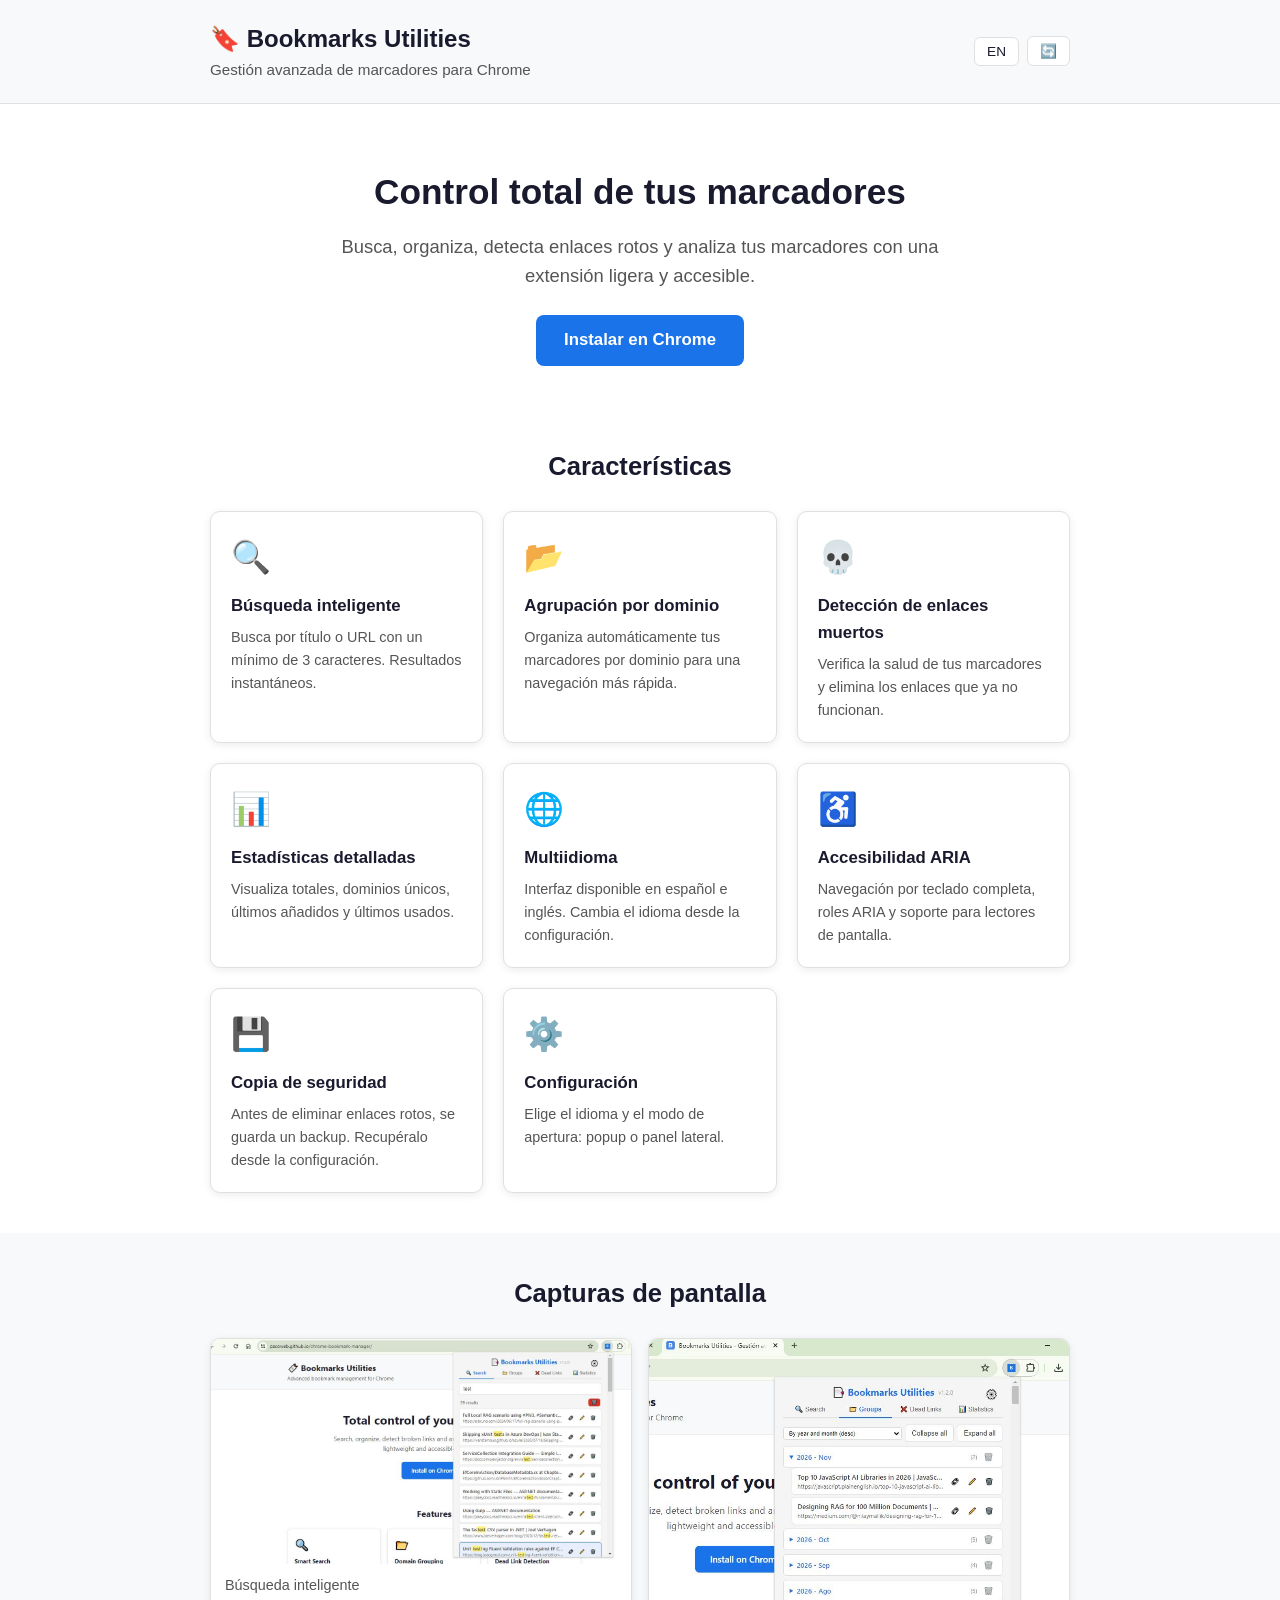
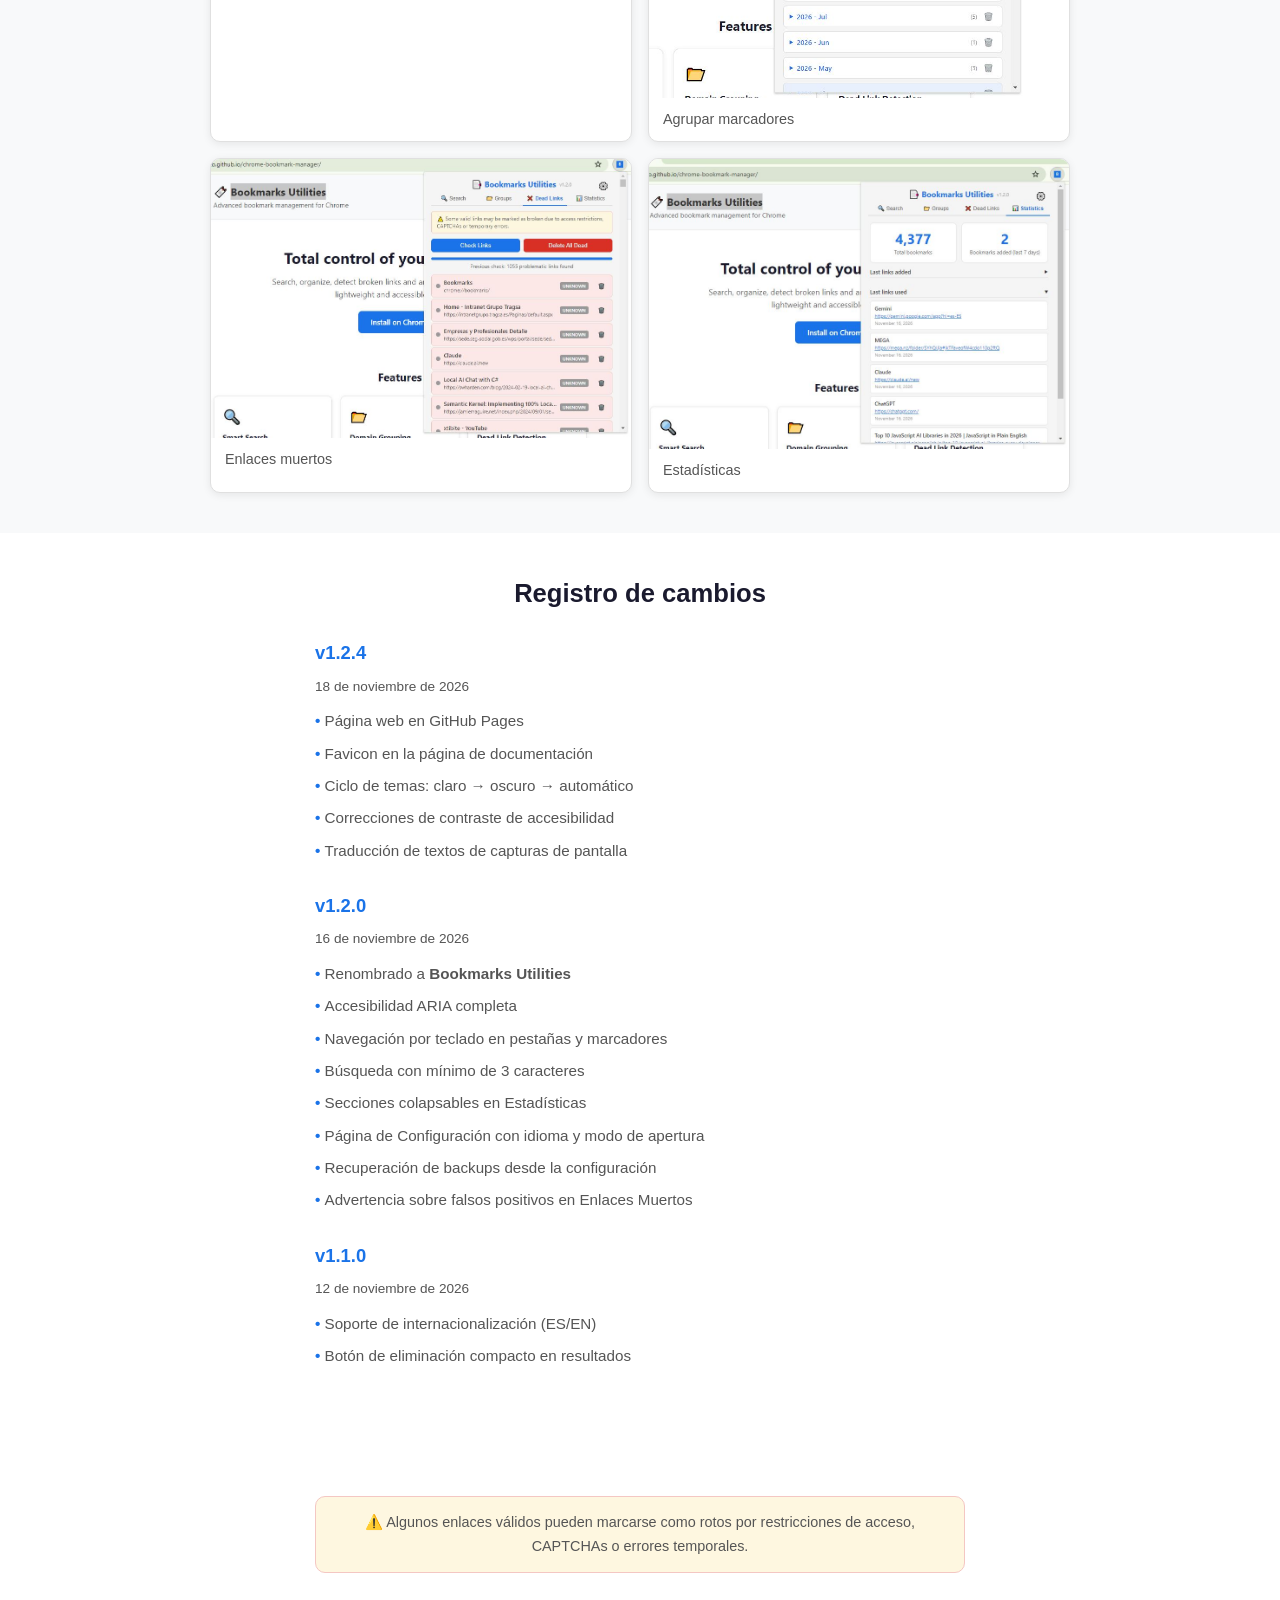
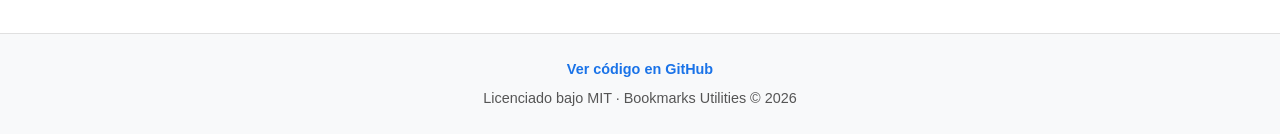
<file: docs/index.html>
<!DOCTYPE html>
<html lang="es">
<head>
  <meta charset="UTF-8">
  <meta name="viewport" content="width=device-width, initial-scale=1.0">
  <link rel="icon" href="favicon.svg" type="image/svg+xml">
  <title>Bookmarks Utilities - Gestión avanzada de marcadores para Chrome</title>
  <meta name="description" content="Extensión Chrome para gestión avanzada de marcadores: búsqueda inteligente, agrupación por dominio, detección de enlaces muertos, estadísticas y más.">
  <meta property="og:title" content="Bookmarks Utilities">
  <meta property="og:description" content="Gestión avanzada de marcadores para Chrome con búsqueda inteligente, agrupación por dominio y detección de enlaces muertos.">
  <meta property="og:type" content="website">
  <meta property="og:image" content="icons/icon128.png">
  <meta property="og:url" content="https://chrome.google.com/webstore/detail/bookmarks-utilities">
  <style>
    /* ===== Custom Properties ===== */
    :root {
      --color-bg: #ffffff;
      --color-bg-alt: #f8f9fa;
      --color-text: #1a1a2e;
      --color-text-muted: #555555;
      --color-primary: #1a73e8;
      --color-primary-hover: #1557b0;
      --color-border: #e0e0e0;
      --color-card-bg: #ffffff;
      --color-card-shadow: rgba(0, 0, 0, 0.08);
      --color-accent: #fef7e0;
      --color-accent-border: #f4c7c3;
      --color-btn-text: #ffffff;
      --max-width: 900px;
      --radius: 10px;
      --font: -apple-system, BlinkMacSystemFont, 'Segoe UI', Roboto, Oxygen, Ubuntu, Cantarell, sans-serif;
    }

    @media (prefers-color-scheme: dark) {
      :root {
        --color-bg: #1a1a2e;
        --color-bg-alt: #16213e;
        --color-text: #e0e0e0;
        --color-text-muted: #a0a0a0;
        --color-primary: #4a9eff;
        --color-primary-hover: #6ab4ff;
        --color-border: #2a2a4a;
        --color-card-bg: #16213e;
        --color-card-shadow: rgba(0, 0, 0, 0.3);
        --color-accent: #2a2a1a;
        --color-accent-border: #3a2a2a;
        --color-btn-text: #1a1a2e;
      }
    }

    /* Force dark mode when data-theme="dark" */
    [data-theme="dark"] {
      --color-bg: #1a1a2e;
      --color-bg-alt: #16213e;
      --color-text: #e0e0e0;
      --color-text-muted: #a0a0a0;
      --color-primary: #4a9eff;
      --color-primary-hover: #6ab4ff;
      --color-border: #2a2a4a;
      --color-card-bg: #16213e;
      --color-card-shadow: rgba(0, 0, 0, 0.3);
      --color-accent: #2a2a1a;
      --color-accent-border: #3a2a2a;
      --color-btn-text: #1a1a2e;
    }

    /* Force light mode when data-theme="light" */
    [data-theme="light"] {
      --color-bg: #ffffff;
      --color-bg-alt: #f8f9fa;
      --color-text: #1a1a2e;
      --color-text-muted: #555555;
      --color-primary: #1a73e8;
      --color-primary-hover: #1557b0;
      --color-border: #e0e0e0;
      --color-card-bg: #ffffff;
      --color-card-shadow: rgba(0, 0, 0, 0.08);
      --color-accent: #fef7e0;
      --color-accent-border: #f4c7c3;
      --color-btn-text: #ffffff;
    }

    /* ===== Reset & Base ===== */
    *, *::before, *::after {
      box-sizing: border-box;
      margin: 0;
      padding: 0;
    }

    body {
      font-family: var(--font);
      background: var(--color-bg);
      color: var(--color-text);
      line-height: 1.6;
      transition: background 0.3s, color 0.3s;
    }

    a {
      color: var(--color-primary);
      text-decoration: none;
    }

    a:hover {
      text-decoration: underline;
    }

    /* ===== Layout ===== */
    .container {
      max-width: var(--max-width);
      margin: 0 auto;
      padding: 0 20px;
    }

    /* ===== Header ===== */
    header {
      background: var(--color-bg-alt);
      border-bottom: 1px solid var(--color-border);
      padding: 20px 0;
    }

    .header-inner {
      display: flex;
      align-items: center;
      justify-content: space-between;
      flex-wrap: wrap;
      gap: 12px;
    }

    .header-title h1 {
      font-size: 1.5rem;
      font-weight: 700;
    }

    .header-title p {
      color: var(--color-text-muted);
      font-size: 0.95rem;
    }

    .header-controls {
      display: flex;
      gap: 8px;
      align-items: center;
    }

    .header-controls button {
      background: var(--color-card-bg);
      border: 1px solid var(--color-border);
      border-radius: 6px;
      padding: 6px 12px;
      font-size: 0.85rem;
      cursor: pointer;
      color: var(--color-text);
      transition: background 0.2s, border-color 0.2s;
    }

    .header-controls button:hover {
      border-color: var(--color-primary);
    }

    .header-controls button:focus {
      outline: 2px solid var(--color-primary);
      outline-offset: 2px;
    }

    /* ===== Hero ===== */
    .hero {
      text-align: center;
      padding: 60px 20px 40px;
    }

    .hero h2 {
      font-size: 2.2rem;
      margin-bottom: 12px;
    }

    .hero p {
      font-size: 1.15rem;
      color: var(--color-text-muted);
      max-width: 600px;
      margin: 0 auto 24px;
    }

    .btn-install {
      display: inline-block;
      background: var(--color-primary);
      color: var(--color-btn-text) !important;
      padding: 12px 28px;
      border-radius: 8px;
      font-size: 1.05rem;
      font-weight: 600;
      text-decoration: none !important;
      transition: background 0.2s, transform 0.1s;
    }

    .btn-install:hover {
      background: var(--color-primary-hover);
      transform: translateY(-1px);
      text-decoration: none !important;
    }

    .btn-install:focus {
      outline: 2px solid var(--color-primary);
      outline-offset: 2px;
    }

    /* ===== Sections ===== */
    section {
      padding: 40px 0;
    }

    section h2 {
      font-size: 1.6rem;
      margin-bottom: 24px;
      text-align: center;
    }

    /* ===== Features Grid ===== */
    .features-grid {
      display: grid;
      grid-template-columns: repeat(auto-fit, minmax(240px, 1fr));
      gap: 20px;
    }

    .feature-card {
      background: var(--color-card-bg);
      border: 1px solid var(--color-border);
      border-radius: var(--radius);
      padding: 20px;
      box-shadow: 0 2px 8px var(--color-card-shadow);
      transition: transform 0.2s, box-shadow 0.2s;
    }

    .feature-card:hover {
      transform: translateY(-2px);
      box-shadow: 0 4px 16px var(--color-card-shadow);
    }

    .feature-icon {
      font-size: 2rem;
      margin-bottom: 10px;
    }

    .feature-card h3 {
      font-size: 1.05rem;
      margin-bottom: 6px;
    }

    .feature-card p {
      font-size: 0.9rem;
      color: var(--color-text-muted);
    }

    /* ===== Screenshots ===== */
    .screenshots {
      background: var(--color-bg-alt);
    }

    .screenshots-placeholder {
      text-align: center;
      padding: 40px 20px;
      border: 2px dashed var(--color-border);
      border-radius: var(--radius);
      color: var(--color-text-muted);
    }

    .screenshots-placeholder p {
      margin-bottom: 8px;
    }

    .screenshots-grid {
      display: grid;
      grid-template-columns: repeat(auto-fit, minmax(280px, 1fr));
      gap: 16px;
      margin-top: 20px;
    }

    .screenshot-item {
      background: var(--color-card-bg);
      border: 1px solid var(--color-border);
      border-radius: var(--radius);
      overflow: hidden;
      box-shadow: 0 2px 8px var(--color-card-shadow);
    }

    .screenshot-item img {
      width: 100%;
      height: auto;
      display: block;
    }

    .screenshot-caption {
      padding: 10px 14px;
      font-size: 0.9rem;
      color: var(--color-text-muted);
    }

    /* ===== Changelog ===== */
    .changelog-list {
      max-width: 650px;
      margin: 0 auto;
    }

    .changelog-version {
      margin-bottom: 24px;
    }

    .changelog-version h3 {
      font-size: 1.15rem;
      margin-bottom: 8px;
      color: var(--color-primary);
    }

    .changelog-version .date {
      font-size: 0.85rem;
      color: var(--color-text-muted);
      margin-bottom: 8px;
    }

    .changelog-version ul {
      list-style: none;
      padding: 0;
    }

    .changelog-version li {
      padding: 4px 0;
      font-size: 0.95rem;
      color: var(--color-text-muted);
    }

    .changelog-version li::before {
      content: '• ';
      color: var(--color-primary);
      font-weight: bold;
    }

    /* ===== Warning box ===== */
    .warning-box {
      background: var(--color-accent);
      border: 1px solid var(--color-accent-border);
      border-radius: var(--radius);
      padding: 14px 18px;
      margin: 20px auto;
      max-width: 650px;
      font-size: 0.9rem;
      color: var(--color-text-muted);
      text-align: center;
    }

    /* ===== Footer ===== */
    footer {
      background: var(--color-bg-alt);
      border-top: 1px solid var(--color-border);
      padding: 24px 0;
      text-align: center;
      font-size: 0.9rem;
      color: var(--color-text-muted);
    }

    footer a {
      color: var(--color-primary);
      font-weight: 600;
    }

    footer p + p {
      margin-top: 6px;
    }

    /* ===== Responsive ===== */
    @media (max-width: 600px) {
      .hero h2 {
        font-size: 1.6rem;
      }

      .hero p {
        font-size: 1rem;
      }

      .header-inner {
        flex-direction: column;
        align-items: flex-start;
      }

      .features-grid {
        grid-template-columns: 1fr;
      }
    }
  </style>
</head>
<body>

  <!-- Header -->
  <header>
    <div class="container header-inner">
      <div class="header-title">
        <h1>🔖 Bookmarks Utilities</h1>
        <p data-i18n="header.tagline">Gestión avanzada de marcadores para Chrome</p>
      </div>
      <div class="header-controls">
        <button id="lang-toggle" aria-label="Cambiar idioma">EN</button>
        <button id="theme-toggle" aria-label="Cambiar tema">🌙</button>
      </div>
    </div>
  </header>

  <!-- Hero -->
  <section class="hero">
    <div class="container">
      <h2 data-i18n="hero.title">Control total de tus marcadores</h2>
      <p data-i18n="hero.description">Busca, organiza, detecta enlaces rotos y analiza tus marcadores con una extensión ligera y accesible.</p>
      <!-- TODO: Replace # with your Chrome Web Store URL -->
      <a href="#" class="btn-install" data-i18n="hero.install">Instalar en Chrome</a>
    </div>
  </section>

  <!-- Features -->
  <section id="features">
    <div class="container">
      <h2 data-i18n="features.title">Características</h2>
      <div class="features-grid">

        <div class="feature-card">
          <div class="feature-icon">🔍</div>
          <h3 data-i18n="features.search.title">Búsqueda inteligente</h3>
          <p data-i18n="features.search.description">Busca por título o URL con un mínimo de 3 caracteres. Resultados instantáneos.</p>
        </div>

        <div class="feature-card">
          <div class="feature-icon">📂</div>
          <h3 data-i18n="features.grouping.title">Agrupación por dominio</h3>
          <p data-i18n="features.grouping.description">Organiza automáticamente tus marcadores por dominio para una navegación más rápida.</p>
        </div>

        <div class="feature-card">
          <div class="feature-icon">💀</div>
          <h3 data-i18n="features.deadlinks.title">Detección de enlaces muertos</h3>
          <p data-i18n="features.deadlinks.description">Verifica la salud de tus marcadores y elimina los enlaces que ya no funcionan.</p>
        </div>

        <div class="feature-card">
          <div class="feature-icon">📊</div>
          <h3 data-i18n="features.stats.title">Estadísticas detalladas</h3>
          <p data-i18n="features.stats.description">Visualiza totales, dominios únicos, últimos añadidos y últimos usados.</p>
        </div>

        <div class="feature-card">
          <div class="feature-icon">🌐</div>
          <h3 data-i18n="features.lang.title">Multiidioma</h3>
          <p data-i18n="features.lang.description">Interfaz disponible en español e inglés. Cambia el idioma desde la configuración.</p>
        </div>

        <div class="feature-card">
          <div class="feature-icon">♿</div>
          <h3 data-i18n="features.a11y.title">Accesibilidad ARIA</h3>
          <p data-i18n="features.a11y.description">Navegación por teclado completa, roles ARIA y soporte para lectores de pantalla.</p>
        </div>

        <div class="feature-card">
          <div class="feature-icon">💾</div>
          <h3 data-i18n="features.backup.title">Copia de seguridad</h3>
          <p data-i18n="features.backup.description">Antes de eliminar enlaces rotos, se guarda un backup. Recupéralo desde la configuración.</p>
        </div>

        <div class="feature-card">
          <div class="feature-icon">⚙️</div>
          <h3 data-i18n="features.settings.title">Configuración</h3>
          <p data-i18n="features.settings.description">Elige el idioma y el modo de apertura: popup o panel lateral.</p>
        </div>

      </div>
    </div>
  </section>

  <!-- Screenshots -->
  <section id="screenshots" class="screenshots">
    <div class="container">
      <h2 data-i18n="screenshots.title">Capturas de pantalla</h2>
      <div class="screenshots-grid">
        <div class="screenshot-item">
          <img src="screenshots/search.jpg" data-i18n-alt="screenshots.search.alt" alt="Búsqueda de marcadores" width="640" height="400" loading="lazy" decoding="async">
          <div class="screenshot-caption" data-i18n="screenshots.search.caption">Búsqueda inteligente</div>
        </div>
		 <div class="screenshot-item">
          <img src="screenshots/groups.JPG" data-i18n-alt="screenshots.groups.alt" alt="Agrupar marcadores" width="640" height="400" loading="lazy" decoding="async">
          <div class="screenshot-caption" data-i18n="screenshots.groups.caption">Agrupar marcadores</div>
        </div>
        <div class="screenshot-item">
          <img src="screenshots/deadlinks.JPG" data-i18n-alt="screenshots.deadlinks.alt" alt="Detección de enlaces muertos" width="640" height="400" loading="lazy" decoding="async">
          <div class="screenshot-caption" data-i18n="screenshots.deadlinks.caption">Enlaces muertos</div>
        </div>
		<div class="screenshot-item">
          <img src="screenshots/stats.JPG" data-i18n-alt="screenshots.stats.alt" alt="Estadísticas" width="640" height="400" loading="lazy" decoding="async">
          <div class="screenshot-caption" data-i18n="screenshots.stats.caption">Estadísticas</div>
        </div>
      </div>
    </div>
  </section>

  <!-- Changelog -->
  <section id="changelog">
    <div class="container">
      <h2 data-i18n="changelog.title">Registro de cambios</h2>
      <div class="changelog-list">

        <div class="changelog-version">
          <h3>v1.2.4</h3>
          <div class="date">18 de noviembre de 2026</div>
          <ul>
            <li data-i18n="changelog.v124.pages">Página web en GitHub Pages</li>
            <li data-i18n="changelog.v124.favicon">Favicon en la página de documentación</li>
            <li data-i18n="changelog.v124.theme">Ciclo de temas: claro → oscuro → automático</li>
            <li data-i18n="changelog.v124.contrast">Correcciones de contraste de accesibilidad</li>
            <li data-i18n="changelog.v124.screenshots">Traducción de textos de capturas de pantalla</li>
          </ul>
        </div>

        <div class="changelog-version">
          <h3>v1.2.0</h3>
          <div class="date">16 de noviembre de 2026</div>
          <ul>
            <li data-i18n="changelog.v120.rename">Renombrado a <strong>Bookmarks Utilities</strong></li>
            <li data-i18n="changelog.v120.a11y">Accesibilidad ARIA completa</li>
            <li data-i18n="changelog.v120.keyboard">Navegación por teclado en pestañas y marcadores</li>
            <li data-i18n="changelog.v120.search">Búsqueda con mínimo de 3 caracteres</li>
            <li data-i18n="changelog.v120.collapsible">Secciones colapsables en Estadísticas</li>
            <li data-i18n="changelog.v120.settings">Página de Configuración con idioma y modo de apertura</li>
            <li data-i18n="changelog.v120.backup">Recuperación de backups desde la configuración</li>
            <li data-i18n="changelog.v120.warning">Advertencia sobre falsos positivos en Enlaces Muertos</li>
          </ul>
        </div>

        <div class="changelog-version">
          <h3>v1.1.0</h3>
          <div class="date">12 de noviembre de 2026</div>
          <ul>
            <li data-i18n="changelog.v110.i18n">Soporte de internacionalización (ES/EN)</li>
            <li data-i18n="changelog.v110.delete">Botón de eliminación compacto en resultados</li>
          </ul>
        </div>

      </div>
    </div>
  </section>

  <!-- Warning -->
  <section>
    <div class="container">
      <div class="warning-box">
        ⚠️ <span data-i18n="warning.text">Algunos enlaces válidos pueden marcarse como rotos por restricciones de acceso, CAPTCHAs o errores temporales.</span>
      </div>
    </div>
  </section>

  <!-- Footer -->
  <footer>
    <div class="container">
      <!-- TODO: Replace # with your GitHub repository URL -->
      <p><a href="#" data-i18n="footer.github">Ver código en GitHub</a></p>
      <p data-i18n="footer.license">Licenciado bajo MIT · Bookmarks Utilities © 2026</p>
    </div>
  </footer>

  <script src="index.js"></script>

</body>
</html>
</file>
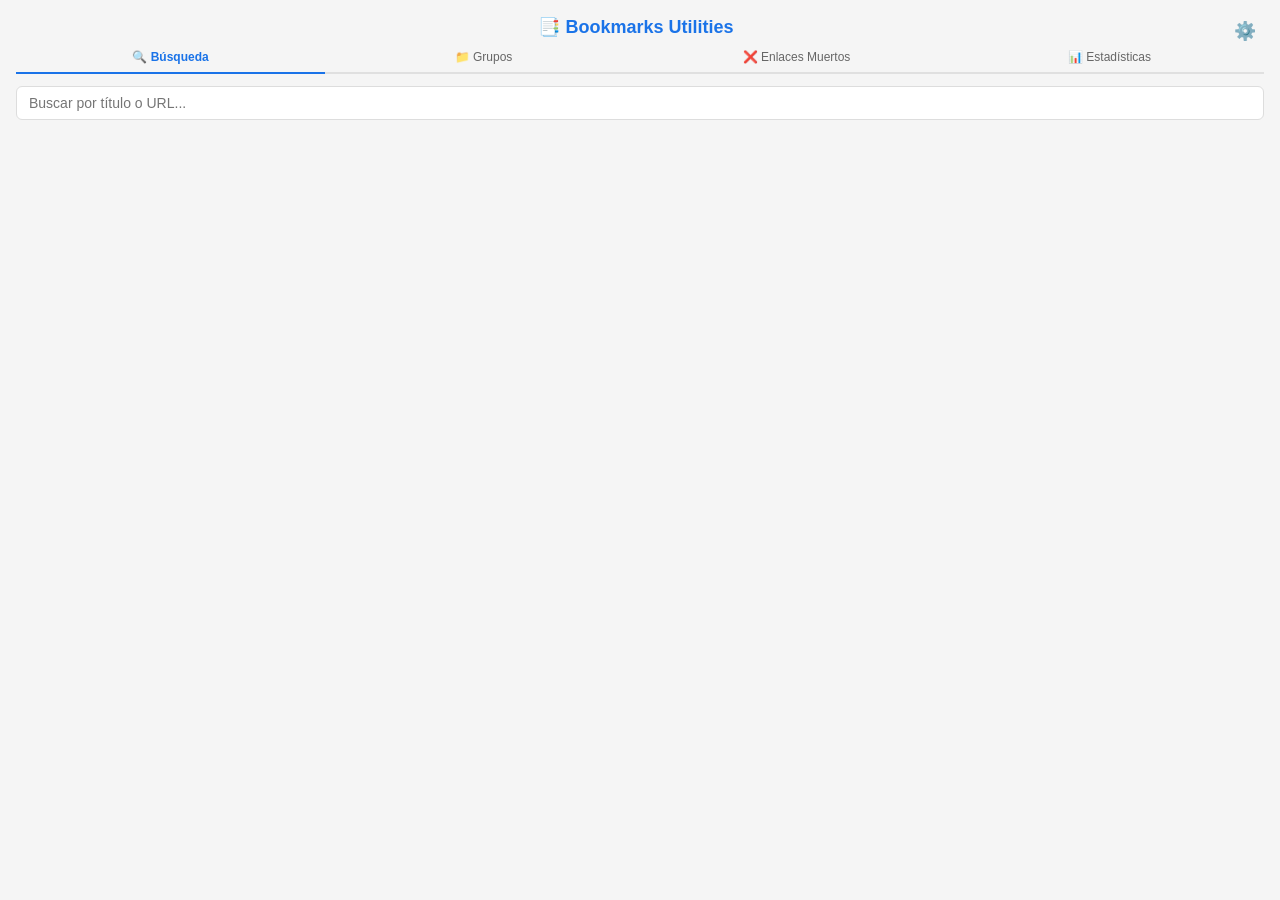
<file: popup.html>
<!DOCTYPE html>
<html lang="es">
<head>
  <meta charset="UTF-8">
  <meta name="viewport" content="width=device-width, initial-scale=1.0">
  <title>Bookmarks Utilities</title>
  <link rel="stylesheet" href="popup.css">
</head>
<body>
  <a href="#main-content" class="skip-link" id="skip-link" data-i18n="a11y.skipToMain">Saltar al contenido principal</a>
  <div class="container">
    <div class="header-row">
      <h1 id="app-title">📑 Bookmarks Utilities</h1>
      <span id="app-version" class="app-version"></span>
      <button id="settings-btn" class="settings-btn" title="Configuración" aria-label="Configuración">⚙️</button>
    </div>

    <!-- Tabs -->
    <div class="tabs" role="tablist" aria-label="Pestañas de navegación" id="tablist">
      <button id="tab-search" class="tab-btn active" role="tab" data-tab="search" aria-selected="true" aria-controls="search-tab" data-i18n="tab.search">🔍 Búsqueda</button>
      <button id="tab-groups" class="tab-btn" role="tab" data-tab="groups" aria-selected="false" aria-controls="groups-tab" data-i18n="tab.groups">📁 Grupos</button>
      <button id="tab-dead-links" class="tab-btn" role="tab" data-tab="dead-links" aria-selected="false" aria-controls="dead-links-tab" data-i18n="tab.deadLinks">❌ Enlaces Muertos</button>
      <button id="tab-statistics" class="tab-btn" role="tab" data-tab="statistics" aria-selected="false" aria-controls="statistics-tab" data-i18n="tab.statistics">📊 Estadísticas</button>
    </div>

    <!-- Search Tab -->
    <div class="tab-content active" role="tabpanel" id="search-tab" aria-labelledby="tab-search">
      <div class="search-box">
        <input type="text" id="search-input" placeholder="Buscar por título o URL...">
      </div>
      <div class="search-controls">
        <span id="search-count" class="search-count"></span>
        <button id="delete-search-btn" class="btn-danger btn-small" style="display: none;" aria-label="Eliminar todos">🗑️</button>
      </div>
      <div id="search-results" class="results-list" role="region" aria-live="polite"></div>
    </div>

    <!-- Groups Tab -->
    <div class="tab-content" role="tabpanel" id="groups-tab" aria-labelledby="tab-groups">
      <div class="groups-controls">
        <select id="group-by-select" class="group-by-select" aria-label="Agrupar por">
          <option value="host" data-i18n-opt="groups.byHost">Por host</option>
          <option value="host-desc" data-i18n-opt="groups.byHostDesc">Por host (desc)</option>
          <option value="host-count-desc" data-i18n-opt="groups.byHostCountDesc">Por host (más marcadores)</option>
          <option value="year" data-i18n-opt="groups.byYear">Por año</option>
          <option value="year-desc" data-i18n-opt="groups.byYearDesc">Por año (desc)</option>
          <option value="yearmonth" data-i18n-opt="groups.byYearMonth">Por año y mes</option>
          <option value="yearmonth-desc" data-i18n-opt="groups.byYearMonthDesc">Por año y mes (desc)</option>
        </select>
        <button id="collapse-all-btn" class="btn-secondary btn-small" aria-label="Colapsar todo" data-i18n="groups.collapseAll">Colapsar todo</button>
        <button id="expand-all-btn" class="btn-secondary btn-small" aria-label="Expandir todo" data-i18n="groups.expandAll">Expandir todo</button>
      </div>
      <div id="groups-container" class="groups-list" role="region" aria-live="polite"></div>
    </div>

    <!-- Dead Links Tab -->
    <div class="tab-content" role="tabpanel" id="dead-links-tab" aria-labelledby="tab-dead-links">
      <div class="dead-links-warning" data-i18n="deadLinks.warning">⚠️ Algunos enlaces válidos pueden marcarse como rotos por restricciones de acceso, CAPTCHAs o errores temporales.</div>
      <div class="dead-links-controls">
        <button id="check-links-btn" class="btn-primary" aria-label="Verificar enlaces" data-i18n="deadLinks.checkBtn">Verificar Enlaces</button>
        <button id="cancel-check-btn" class="btn-secondary" style="display: none;" aria-label="Cancelar verificación" data-i18n="deadLinks.cancelBtn">Cancelar</button>
        <button id="delete-dead-btn" class="btn-danger" disabled aria-label="Eliminar todos los muertos" data-i18n="deadLinks.deleteAll">Eliminar Todos los Muertos</button>
      </div>
      <div id="progress-container" class="progress-container" style="display: none;">
        <div class="progress-bar" role="progressbar" id="progress-bar" aria-valuenow="0" aria-valuemin="0" aria-valuemax="100" aria-label="Progreso de verificación">
          <div id="progress-fill" class="progress-fill"></div>
        </div>
        <p id="progress-text">Verificando...</p>
      </div>
      <div id="dead-links-results" class="results-list" role="region" aria-live="polite"></div>
    </div>

    <!-- Statistics Tab -->
    <div class="tab-content" role="tabpanel" id="statistics-tab" aria-labelledby="tab-statistics">
      <div id="statistics-container" class="statistics-container" role="region" aria-live="polite">
        <div class="empty-state" data-i18n="statistics.loading">Cargando estadísticas...</div>
      </div>
    </div>
  </div>
  <div id="main-content"></div>

  <!-- Edit Modal -->
  <div id="edit-modal" class="modal" style="display: none;" role="dialog" aria-modal="true" aria-labelledby="edit-modal-title">
    <div class="modal-content">
      <h2 id="edit-modal-title" data-i18n="modal.editTitle">Editar Marcador</h2>
      <label for="edit-title" data-i18n="modal.editLabelTitle">Título:</label>
      <input type="text" id="edit-title">
      <label for="edit-url" data-i18n="modal.editLabelUrl">URL:</label>
      <input type="text" id="edit-url">
      <div class="modal-actions">
        <button id="save-edit-btn" class="btn-primary" data-i18n="modal.editSave">Guardar</button>
        <button id="cancel-edit-btn" class="btn-secondary" data-i18n="modal.editCancel">Cancelar</button>
      </div>
    </div>
  </div>

  <!-- Delete Confirmation Modal -->
  <div id="delete-modal" class="modal" style="display: none;" role="dialog" aria-modal="true" aria-labelledby="delete-modal-title">
    <div class="modal-content">
      <h2 id="delete-modal-title" data-i18n="modal.deleteTitle">Confirmar Eliminación</h2>
      <p data-i18n="modal.deleteMessage">¿Estás seguro de que deseas eliminar este marcador?</p>
      <div class="modal-actions">
        <button id="confirm-delete-btn" class="btn-danger" data-i18n="modal.deleteConfirm">Eliminar</button>
        <button id="cancel-delete-btn" class="btn-secondary" data-i18n="modal.deleteCancel">Cancelar</button>
      </div>
    </div>
  </div>

  <script src="i18n.js"></script>
  <script src="popup.js"></script>
</body>
</html>
</file>
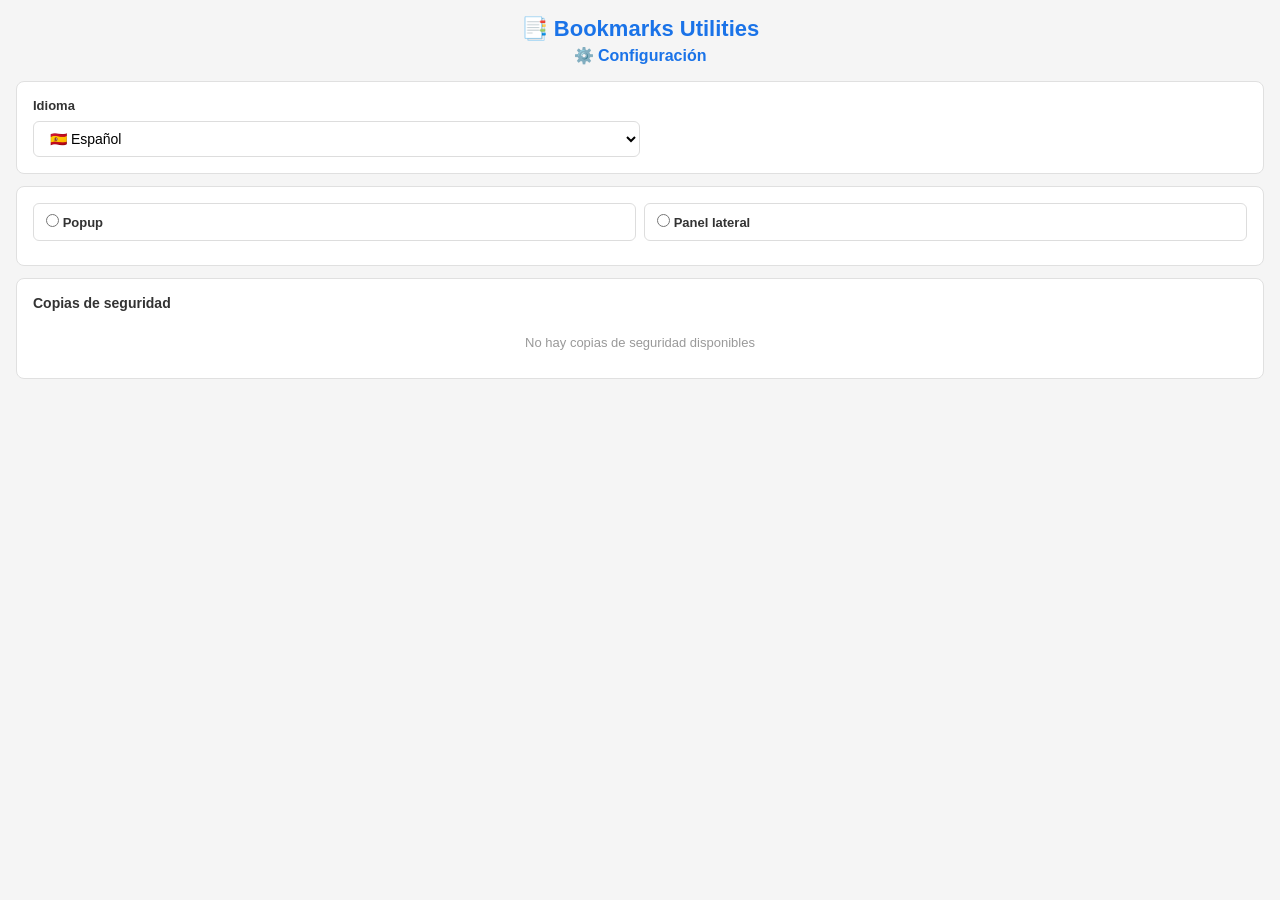
<file: settings.html>
<!DOCTYPE html>
<html lang="es">
<head>
  <meta charset="UTF-8">
  <meta name="viewport" content="width=device-width, initial-scale=1.0">
  <title>Configuración - Bookmarks Utilities</title>
  <link rel="stylesheet" href="settings.css">
</head>
<body>
  <div class="container">
    <div class="settings-header">
      <div class="settings-app-title" data-i18n="settings.appTitle">📑 Bookmarks Utilities</div>
      <h1 data-i18n="settings.title">⚙️ Configuración</h1>
      <span id="app-version" class="app-version"></span>
    </div>

    <!-- Language Setting -->
    <div class="setting-group">
      <label for="language-select" data-i18n="settings.language">Idioma</label>
      <select id="language-select" aria-label="Idioma">
        <option value="es">🇪🇸 Español</option>
        <option value="en">🇬🇧 English</option>
      </select>
    </div>

    <!-- Open Mode Setting -->
    <div class="setting-group">
      <div class="radio-group" role="radiogroup" aria-label="Modo de apertura">
        <label class="radio-option">
          <input type="radio" name="open-mode" value="popup" role="radio" aria-label="Popup">
          <span data-i18n="settings.modePopup">Popup</span>
        </label>
        <label class="radio-option">
          <input type="radio" name="open-mode" value="sidePanel" role="radio" aria-label="Panel lateral">
          <span data-i18n="settings.modeSidePanel">Panel lateral</span>
        </label>
      </div>
    </div>

    <!-- Backup Recovery Section -->
    <div class="setting-group">
      <h3 data-i18n="settings.backups">Copias de seguridad</h3>
      <div id="backups-list" class="backups-list" role="list" aria-label="Copias de seguridad">
        <div class="no-backups" data-i18n="settings.noBackups">No hay copias de seguridad disponibles</div>
      </div>
    </div>

    <!-- Save message -->
    <div id="save-message" class="save-message" data-i18n="settings.saved">✅ Configuración guardada</div>
  </div>

  <script src="i18n.js"></script>
  <script src="settings.js"></script>
</body>
</html>
</file>
<file: popup.css>
/* Skip link for accessibility */
.skip-link {
  position: absolute;
  top: -40px;
  left: 0;
  background: #1a73e8;
  color: white;
  padding: 8px 16px;
  z-index: 9999;
  font-size: 14px;
  text-decoration: none;
  border-radius: 0 0 4px 0;
  transition: top 0.2s;
}

.skip-link:focus {
  top: 0;
  outline: 2px solid #333;
  outline-offset: 2px;
}

* {
  margin: 0;
  padding: 0;
  box-sizing: border-box;
}

body {
  font-family: 'Segoe UI', Tahoma, Geneva, Verdana, sans-serif;
  width: 100%;
  max-width: 100%;
  height: 100vh;
  background: #f5f5f5;
  color: #333;
  overflow-x: hidden;
  min-width: 450px;
}


.container {
  padding: 16px;
  width: 100%;
  display: flex;
  flex-direction: column;
  height: 100%;
}

h1 {
  font-size: 18px;
  margin-bottom: 12px;
  color: #1a73e8;
  text-align: center;
}

/* Header row with title, version and settings */
.header-row {
  display: flex;
  align-items: center;
  justify-content: center;
  gap: 8px;
  margin-bottom: 4px;
  position: relative;
}

.header-row h1 {
  margin-bottom: 0;
}

.app-version {
  font-size: 11px;
  color: #999;
  font-weight: 400;
}

/* Settings button */
.settings-btn {
  position: absolute;
  top: 0;
  right: 0;
  background: transparent;
  border: none;
  cursor: pointer;
  font-size: 18px;
  padding: 4px 8px;
  border-radius: 4px;
  transition: background 0.2s;
}

.settings-btn:hover {
  background: #e8f0fe;
}

/* Tabs */
.tabs {
  display: flex;
  gap: 4px;
  margin-bottom: 12px;
  border-bottom: 2px solid #e0e0e0;
  width: 100%;
}

.tab-btn {
  flex: 1;
  padding: 8px 4px;
  border: none;
  background: transparent;
  cursor: pointer;
  font-size: 12px;
  font-weight: 500;
  color: #666;
  border-bottom: 2px solid transparent;
  margin-bottom: -2px;
  transition: all 0.2s;
  white-space: nowrap;
  overflow: hidden;
  text-overflow: ellipsis;
}

.tab-btn:hover {
  background: #e8f0fe;
  color: #1a73e8;
}

.tab-btn.active {
  color: #1a73e8;
  border-bottom-color: #1a73e8;
  font-weight: 600;
}

.tab-btn:focus {
  outline: 2px solid #1a73e8;
  outline-offset: -2px;
}

.tab-content {
  display: none;
}

.tab-content.active {
  display: flex;
  flex-direction: column;
  flex: 1;
}

/* Search */
.search-box {
  margin-bottom: 12px;
  flex: 0 0 auto;
}

.search-box input {
  width: 100%;
  padding: 8px 12px;
  border: 1px solid #ddd;
  border-radius: 6px;
  font-size: 14px;
  outline: none;
  transition: border-color 0.2s;
}

.search-box input:focus {
  border-color: #1a73e8;
  box-shadow: 0 0 0 2px rgba(26, 115, 232, 0.2);
  outline: none;
}

/* Results List */
.results-list {
  flex: 1;
  overflow-y: auto;
  width: 100%;
  min-height: 0;
}

#search-results {
  min-height: 500px;
}

.bookmark-item {
  display: flex;
  align-items: center;
  padding: 8px 10px;
  margin-bottom: 4px;
  background: white;
  border-radius: 6px;
  border: 1px solid #e0e0e0;
  cursor: pointer;
  transition: background 0.15s, border-color 0.15s;
}

.bookmark-item:hover {
  background: #e8f0fe;
  border-color: #1a73e8;
}

.bookmark-info {
  flex: 1;
  min-width: 0;
}

.bookmark-info:focus {
  outline: 2px solid #1a73e8;
  outline-offset: -2px;
  border-radius: 4px;
}

.bookmark-title {
  font-size: 13px;
  font-weight: 500;
  white-space: nowrap;
  overflow: hidden;
  text-overflow: ellipsis;
}

.bookmark-url {
  font-size: 11px;
  color: #555;
  white-space: nowrap;
  overflow: hidden;
  text-overflow: ellipsis;
  margin-top: 2px;
}

.bookmark-actions {
  display: flex;
  gap: 4px;
  margin-left: 8px;
}

.bookmark-actions button {
  padding: 4px 6px;
  border: none;
  border-radius: 4px;
  cursor: pointer;
  font-size: 12px;
  background: transparent;
  transition: background 0.15s;
}

.bookmark-actions .edit-btn:hover {
  background: #e8f0fe;
}

.bookmark-actions .delete-btn:hover {
  background: #fce8e6;
}

.bookmark-actions .check-link-btn:hover {
  background: #e6f4ea;
}

.bookmark-actions .check-link-btn.checking {
  color: #1a73e8;
  animation: pulse 1s infinite;
}

@keyframes pulse {
  0%, 100% { opacity: 1; }
  50% { opacity: 0.4; }
}

/* Health status indicators on bookmark items */
.health-indicator {
  display: inline-block;
  width: 8px;
  height: 8px;
  border-radius: 50%;
  margin-left: 6px;
  flex-shrink: 0;
}

.health-ok {
  background: #34a853;
}

.health-dead {
  background: #d93025;
}

.health-timeout {
  background: #f9ab00;
}

.health-unknown {
  background: #999;
}

/* Highlight */
mark {
  background: #fff176;
  color: #333;
  padding: 0 2px;
  border-radius: 2px;
}

.search-controls {
  display: flex;
  justify-content: flex-end;
  align-items: center;
  gap: 8px;
  margin-bottom: 8px;
  padding: 0 4px;
  flex: 0 0 auto;
}

.search-controls .search-count {
  margin-right: auto;
}

.search-controls .btn-danger.btn-small {
  flex: none;
  padding: 4px 8px;
  font-size: 14px;
  line-height: 1;
  min-width: auto;
}

.search-count {
  font-size: 12px;
  color: #666;
  font-weight: 500;
}

/* Groups */
.groups-controls {
  display: flex;
  gap: 6px;
  margin-bottom: 8px;
  align-items: center;
  flex: 0 0 auto;
}

.group-by-select {
  padding: 4px 6px;
  border: 1px solid #ddd;
  border-radius: 4px;
  font-size: 11px;
  background: white;
  cursor: pointer;
  outline: none;
  flex: 1;
}

.group-by-select:focus {
  border-color: #1a73e8;
  box-shadow: 0 0 0 2px rgba(26, 115, 232, 0.2);
  outline: none;
}

.btn-small {
  padding: 4px 10px;
  font-size: 11px;
}

.groups-list {
  flex: 1;
  overflow-y: auto;
  width: 100%;
  min-height: 0;
}

.group {
  margin-bottom: 8px;
}

.group-header {
  display: flex;
  align-items: center;
  padding: 8px 10px;
  background: white;
  border: 1px solid #e0e0e0;
  border-radius: 6px;
  cursor: pointer;
  font-size: 13px;
  font-weight: 600;
  color: #1a73e8;
  user-select: none;
  transition: background 0.15s;
}

.group-header:hover {
  background: #e8f0fe;
}

.group-header:focus {
  outline: 2px solid #1a73e8;
  outline-offset: -2px;
}

.group-header .arrow {
  margin-right: 6px;
  transition: transform 0.2s;
  font-size: 10px;
}

.group-header.collapsed .arrow {
  transform: rotate(-90deg);
}

.group-count {
  margin-left: auto;
  font-size: 11px;
  color: #888;
  font-weight: 400;
}

.group-delete-btn {
  margin-left: 6px;
  background: transparent;
  border: none;
  cursor: pointer;
  font-size: 14px;
  padding: 2px 6px;
  border-radius: 4px;
  transition: background 0.2s;
  opacity: 0.5;
}

.group-delete-btn:hover {
  background: #fce8e6;
  opacity: 1;
}

.group-items {
  display: block;
  padding-left: 16px;
}

.group-items.collapsed {
  display: none;
}

/* Dead Links */
.dead-links-warning {
  padding: 8px 12px;
  margin-bottom: 12px;
  background: #fef7e0;
  border: 1px solid #f4c7c3;
  border-radius: 6px;
  font-size: 12px;
  color: #666;
  line-height: 1.4;
}

.dead-links-controls {
  display: flex;
  gap: 8px;
  margin-bottom: 12px;
  flex: 0 0 auto;
}

.btn-primary {
  flex: 1;
  padding: 8px 12px;
  border: none;
  border-radius: 6px;
  background: #1a73e8;
  color: white;
  font-size: 13px;
  font-weight: 500;
  cursor: pointer;
  transition: background 0.2s;
}

.btn-primary:hover {
  background: #1557b0;
}

.btn-primary:disabled {
  background: #ccc;
  cursor: not-allowed;
}

.btn-danger {
  flex: 1;
  padding: 8px 12px;
  border: none;
  border-radius: 6px;
  background: #d93025;
  color: white;
  font-size: 13px;
  font-weight: 500;
  cursor: pointer;
  transition: background 0.2s;
}

.btn-danger:hover {
  background: #b3261e;
}

.btn-danger:disabled {
  background: #ccc;
  cursor: not-allowed;
}

.btn-secondary {
  padding: 8px 12px;
  border: 1px solid #ddd;
  border-radius: 6px;
  background: white;
  color: #333;
  font-size: 13px;
  cursor: pointer;
  transition: background 0.2s;
}

.btn-secondary:hover {
  background: #f5f5f5;
}

/* Progress */
.progress-container {
  margin-bottom: 12px;
  flex: 0 0 auto;
}

.progress-bar {
  width: 100%;
  height: 6px;
  background: #e0e0e0;
  border-radius: 3px;
  overflow: hidden;
  margin-bottom: 6px;
}

.progress-fill {
  height: 100%;
  background: #1a73e8;
  width: 0%;
  transition: width 0.3s;
}

#progress-text {
  font-size: 12px;
  color: #666;
  text-align: center;
}

/* Dead link status badges */
.dead-link-item {
  display: flex;
  align-items: center;
  padding: 8px 10px;
  margin-bottom: 4px;
  background: #fce8e6;
  border: 1px solid #f4c7c3;
  border-radius: 6px;
  gap: 8px;
}

/* Health indicator circle on the left */
.dead-link-indicator {
  display: inline-block;
  width: 10px;
  height: 10px;
  border-radius: 50%;
  flex-shrink: 0;
  order: -1;
}

.dead-link-item .status-badge {
  margin-left: auto;
  padding: 2px 6px;
  border-radius: 4px;
  font-size: 10px;
  font-weight: 600;
  text-transform: uppercase;
  flex-shrink: 0;
}

.status-dead {
  background: #d93025;
  color: white;
}

.status-timeout {
  background: #f9ab00;
  color: white;
}

.status-unknown {
  background: #999;
  color: white;
}

/* Modal */
.modal {
  position: fixed;
  top: 0;
  left: 0;
  width: 100%;
  height: 100%;
  background: rgba(0, 0, 0, 0.5);
  display: flex;
  align-items: center;
  justify-content: center;
  z-index: 1000;
}

.modal-content {
  background: white;
  padding: 20px;
  border-radius: 8px;
  width: 90%;
  max-width: 350px;
}

.modal-content h2 {
  font-size: 16px;
  margin-bottom: 12px;
  color: #333;
}

.modal-content label {
  display: block;
  font-size: 12px;
  font-weight: 500;
  color: #666;
  margin-bottom: 4px;
  margin-top: 8px;
}

.modal-content input {
  width: 100%;
  padding: 8px 10px;
  border: 1px solid #ddd;
  border-radius: 4px;
  font-size: 13px;
  outline: none;
}

.modal-content input:focus {
  border-color: #1a73e8;
  box-shadow: 0 0 0 2px rgba(26, 115, 232, 0.2);
}

.modal-content p {
  font-size: 13px;
  color: #666;
  margin-bottom: 12px;
}

.modal-actions {
  display: flex;
  gap: 8px;
  margin-top: 16px;
  justify-content: flex-end;
}

/* Empty state */
.empty-state {
  text-align: center;
  padding: 20px;
  color: #999;
  font-size: 13px;
}

/* Scrollbar — unified style for all tab containers */
.results-list::-webkit-scrollbar,
.groups-list::-webkit-scrollbar,
.statistics-container::-webkit-scrollbar {
  width: 6px;
}

.results-list::-webkit-scrollbar-thumb,
.groups-list::-webkit-scrollbar-thumb,
.statistics-container::-webkit-scrollbar-thumb {
  background: #ccc;
  border-radius: 3px;
}

.results-list::-webkit-scrollbar-thumb:hover,
.groups-list::-webkit-scrollbar-thumb:hover,
.statistics-container::-webkit-scrollbar-thumb:hover {
  background: #aaa;
}

.results-list::-webkit-scrollbar-track,
.groups-list::-webkit-scrollbar-track,
.statistics-container::-webkit-scrollbar-track {
  background: transparent;
}

/* Statistics */
.statistics-container {
  flex: 1;
  overflow-y: auto;
  width: 100%;
  min-height: 0;
}

.statistics-content {
  padding: 4px;
}

/* Stat row: totals side by side */
.stat-row {
  display: flex;
  gap: 12px;
  margin-bottom: 12px;
}

.stat-card {
  background: white;
  border: 1px solid #e0e0e0;
  border-radius: 8px;
  padding: 16px;
  text-align: center;
  margin-bottom: 12px;
}

.stat-card-total {
  flex: 1;
  display: flex;
  flex-direction: column;
  align-items: center;
  justify-content: center;
  margin-bottom: 0;
}

.stat-value {
  font-size: 32px;
  font-weight: 700;
  color: #1a73e8;
  line-height: 1.2;
}

.stat-value-small {
  font-size: 20px;
}

.stat-label {
  font-size: 12px;
  color: #666;
  margin-top: 4px;
}

.stat-section {
  margin-bottom: 16px;
}

.stat-section-title {
  font-size: 13px;
  font-weight: 600;
  color: #333;
  margin-bottom: 8px;
  padding-bottom: 4px;
  border-bottom: 1px solid #e0e0e0;
}

/* Clickable stat links */
.stat-link {
  display: block;
  background: white;
  border: 1px solid #e0e0e0;
  border-radius: 6px;
  padding: 8px 10px;
  margin-bottom: 6px;
  text-decoration: none;
  color: inherit;
  cursor: pointer;
  transition: background 0.15s, border-color 0.15s;
}

.stat-link:hover {
  background: #e8f0fe;
  border-color: #1a73e8;
}

.stat-item {
  background: white;
  border: 1px solid #e0e0e0;
  border-radius: 6px;
  padding: 8px 10px;
  margin-bottom: 6px;
}

.stat-item-title {
  font-size: 12px;
  font-weight: 500;
  color: #333;
  white-space: nowrap;
  overflow: hidden;
  text-overflow: ellipsis;
}

.stat-item-url {
  font-size: 11px;
  color: #1a73e8;
  white-space: nowrap;
  overflow: hidden;
  text-overflow: ellipsis;
  margin-top: 2px;
  text-decoration: underline;
}

.stat-item-date {
  font-size: 10px;
  color: #999;
  margin-top: 2px;
}

/* Collapsible sections */
.collapsible-toggle {
  cursor: pointer;
  user-select: none;
  display: flex;
  align-items: center;
  justify-content: space-between;
  transition: color 0.15s;
}

.collapsible-toggle:hover {
  color: #1a73e8;
}

.collapsible-toggle:focus {
  outline: 2px solid #1a73e8;
  outline-offset: 2px;
  border-radius: 2px;
}

.collapsible-icon {
  display: inline-block;
  font-size: 10px;
  transition: transform 0.2s;
  margin-left: 6px;
}

.collapsible-section.collapsed .collapsible-icon {
  transform: rotate(-90deg);
}

.collapsible-body {
  overflow: hidden;
  transition: max-height 0.25s ease, opacity 0.2s ease;
  max-height: 500px;
  opacity: 1;
}

.collapsible-section.collapsed .collapsible-body {
  max-height: 0;
  opacity: 0;
}
</file>
<file: settings.css>
* {
  margin: 0;
  padding: 0;
  box-sizing: border-box;
}

body {
  font-family: 'Segoe UI', Tahoma, Geneva, Verdana, sans-serif;
  width: 100%;
  min-width: 320px;
  max-width: 100%;
  height: 100vh;
  background: #f5f5f5;
  color: #333;
  overflow-x: hidden;
}

.container {
  padding: 16px;
}

/* Settings header with app title */
.settings-header {
  text-align: center;
  margin-bottom: 16px;
}

.settings-app-title {
  font-size: 22px;
  font-weight: 700;
  color: #1a73e8;
  margin-bottom: 4px;
}

h1 {
  font-size: 16px;
  margin-bottom: 4px;
  color: #1a73e8;
  text-align: center;
}

.app-version {
  display: block;
  text-align: center;
  font-size: 11px;
  color: #999;
  font-weight: 400;
}

/* Setting groups */
.setting-group {
  background: white;
  border: 1px solid #e0e0e0;
  border-radius: 8px;
  padding: 16px;
  margin-bottom: 12px;
}

.setting-group label {
  display: block;
  font-size: 13px;
  font-weight: 600;
  color: #333;
  margin-bottom: 8px;
}

.setting-group select {
  width: 50%;
  padding: 8px 12px;
  border: 1px solid #ddd;
  border-radius: 6px;
  font-size: 14px;
  background: white;
  cursor: pointer;
  outline: none;
  transition: border-color 0.2s;
}

.setting-group select:focus {
  border-color: #1a73e8;
  box-shadow: 0 0 0 2px rgba(26, 115, 232, 0.2);
}

/* Radio group */
.radio-group {
  display: flex;
  gap: 8px;
}

.radio-option {
  flex: 1;
  display: flex;
  align-items: center;
  gap: 8px;
  padding: 10px 12px;
  border: 1px solid #ddd;
  border-radius: 6px;
  cursor: pointer;
  transition: all 0.2s;
  font-size: 13px;
}

.radio-option:hover {
  background: #e8f0fe;
  border-color: #1a73e8;
}

.radio-option input[type="radio"] {
  cursor: pointer;
}

.radio-option input[type="radio"]:checked + span {
  color: #1a73e8;
  font-weight: 600;
}

.radio-option:has(input[type="radio"]:checked) {
  background: #e8f0fe;
  border-color: #1a73e8;
}

.radio-option:focus-within {
  outline: 2px solid #1a73e8;
  outline-offset: 2px;
}

/* Save message */
.save-message {
  text-align: center;
  padding: 8px;
  margin-bottom: 12px;
  color: #34a853;
  font-size: 13px;
  font-weight: 500;
  opacity: 0;
  transition: opacity 0.3s;
}

.save-message.visible {
  opacity: 1;
}

/* Buttons */
.btn-secondary {
  width: 100%;
  padding: 10px 16px;
  border: 1px solid #ddd;
  border-radius: 6px;
  background: white;
  color: #333;
  font-size: 14px;
  cursor: pointer;
  transition: background 0.2s;
}

.btn-secondary:hover {
  background: #f5f5f5;
}

/* Backups section */
.setting-group h3 {
  font-size: 14px;
  font-weight: 600;
  color: #333;
  margin-bottom: 12px;
}

.backups-list {
  display: flex;
  flex-direction: column;
  gap: 8px;
}

.no-backups {
  text-align: center;
  font-size: 13px;
  color: #999;
  padding: 12px;
}

.backup-item {
  display: flex;
  align-items: center;
  justify-content: space-between;
  padding: 10px 12px;
  background: #f9f9f9;
  border: 1px solid #e0e0e0;
  border-radius: 6px;
  gap: 8px;
}

.backup-info {
  flex: 1;
  min-width: 0;
}

.backup-date {
  font-size: 13px;
  font-weight: 600;
  color: #333;
}

.backup-count {
  font-size: 12px;
  color: #888;
}

.backup-actions {
  display: flex;
  gap: 6px;
  flex-shrink: 0;
}

.backup-actions button {
  padding: 6px 12px;
  border: 1px solid #ddd;
  border-radius: 4px;
  font-size: 12px;
  cursor: pointer;
  transition: background 0.2s;
  white-space: nowrap;
}

.backup-restore-btn {
  background: #1a73e8;
  color: white;
  border-color: #1a73e8 !important;
}

.backup-restore-btn:hover {
  background: #1557b0;
}

.backup-restore-btn:focus {
  outline: 2px solid #1a73e8;
  outline-offset: 2px;
}

.backup-delete-btn {
  background: white;
  color: #d93025;
  border-color: #d93025 !important;
}

.backup-delete-btn:hover {
  background: #fce8e6;
}

.backup-delete-btn:focus {
  outline: 2px solid #d93025;
  outline-offset: 2px;
}
</file>
